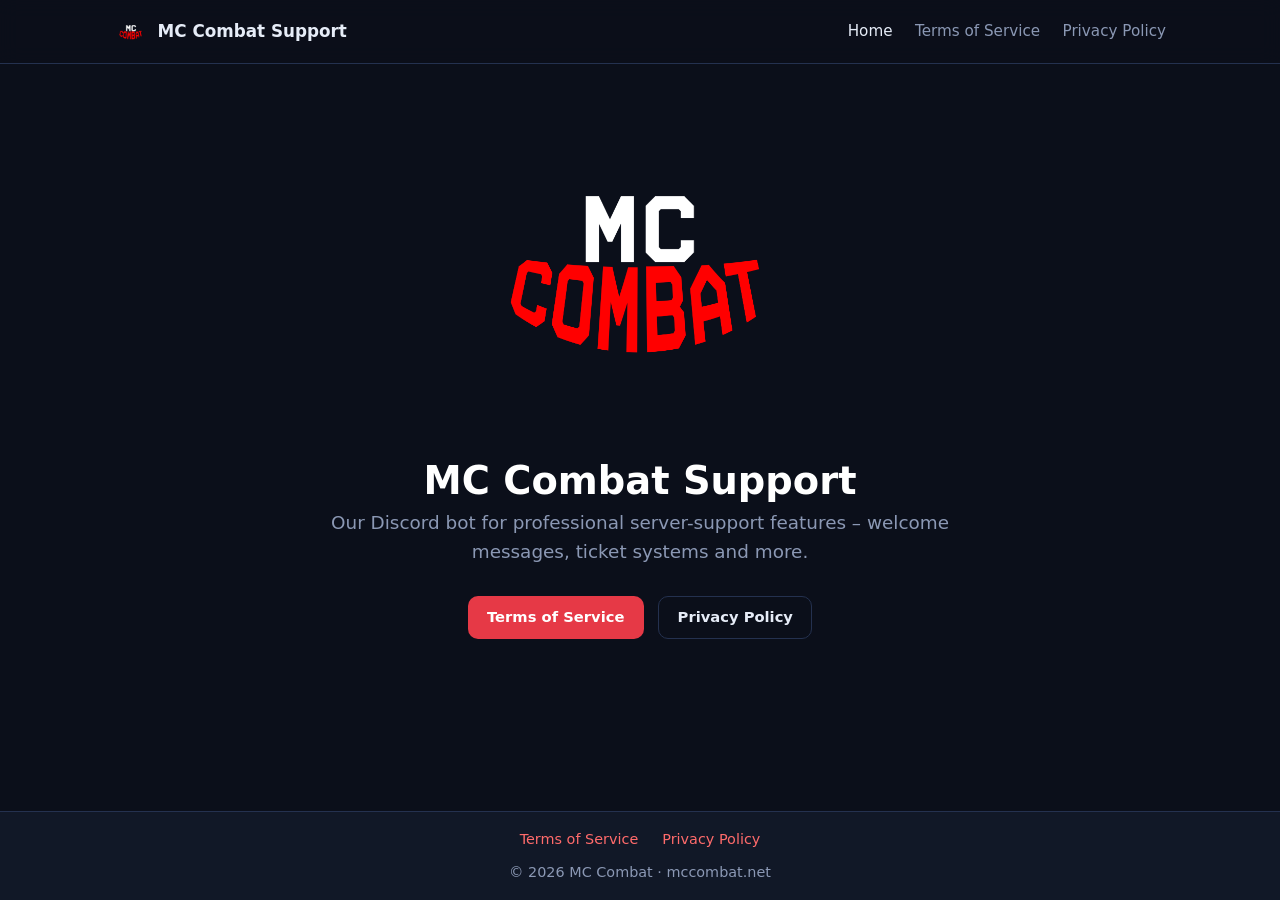
<file: index.html>
<!DOCTYPE html>
<html lang="en">
<head>
  <meta charset="UTF-8" />
  <meta name="viewport" content="width=device-width, initial-scale=1.0" />
  <title>MC Combat Support – Discord Bot</title>
  <meta name="description" content="MC Combat Support – a Discord bot for server-support features like welcome messages and ticket systems." />
  <link rel="stylesheet" href="css/style.css?v=3" />
</head>
<body>
  <header>
    <nav class="nav">
      <a class="brand" href="index.html">
        <img class="brand-img" src="logo-trans.png" alt="MC Combat Logo" />
        <span>MC Combat Support</span>
      </a>
      <div class="nav-links">
        <a href="index.html" class="active">Home</a>
        <a href="legal.html?view=tos">Terms of Service</a>
        <a href="legal.html?view=privacy">Privacy Policy</a>
      </div>
    </nav>
  </header>

  <main class="landing">
    <section class="hero">
      <img class="hero-img" src="logo-trans.png" alt="MC Combat Support Logo" style="width:min(42vh,480px);height:min(42vh,480px)" />
      <h1>MC Combat Support</h1>
      <p>Our Discord bot for professional server-support features – welcome messages, ticket systems and more.</p>
      <div class="hero-actions">
        <a class="btn btn-primary" href="legal.html?view=tos">Terms of Service</a>
        <a class="btn btn-ghost" href="legal.html?view=privacy">Privacy Policy</a>
      </div>
    </section>
  </main>

  <footer>
    <div class="footer-links">
      <a href="legal.html?view=tos">Terms of Service</a>
      <a href="legal.html?view=privacy">Privacy Policy</a>
    </div>
    <p>© 2026 MC Combat · mccombat.net</p>
  </footer>
</body>
</html>
</file>
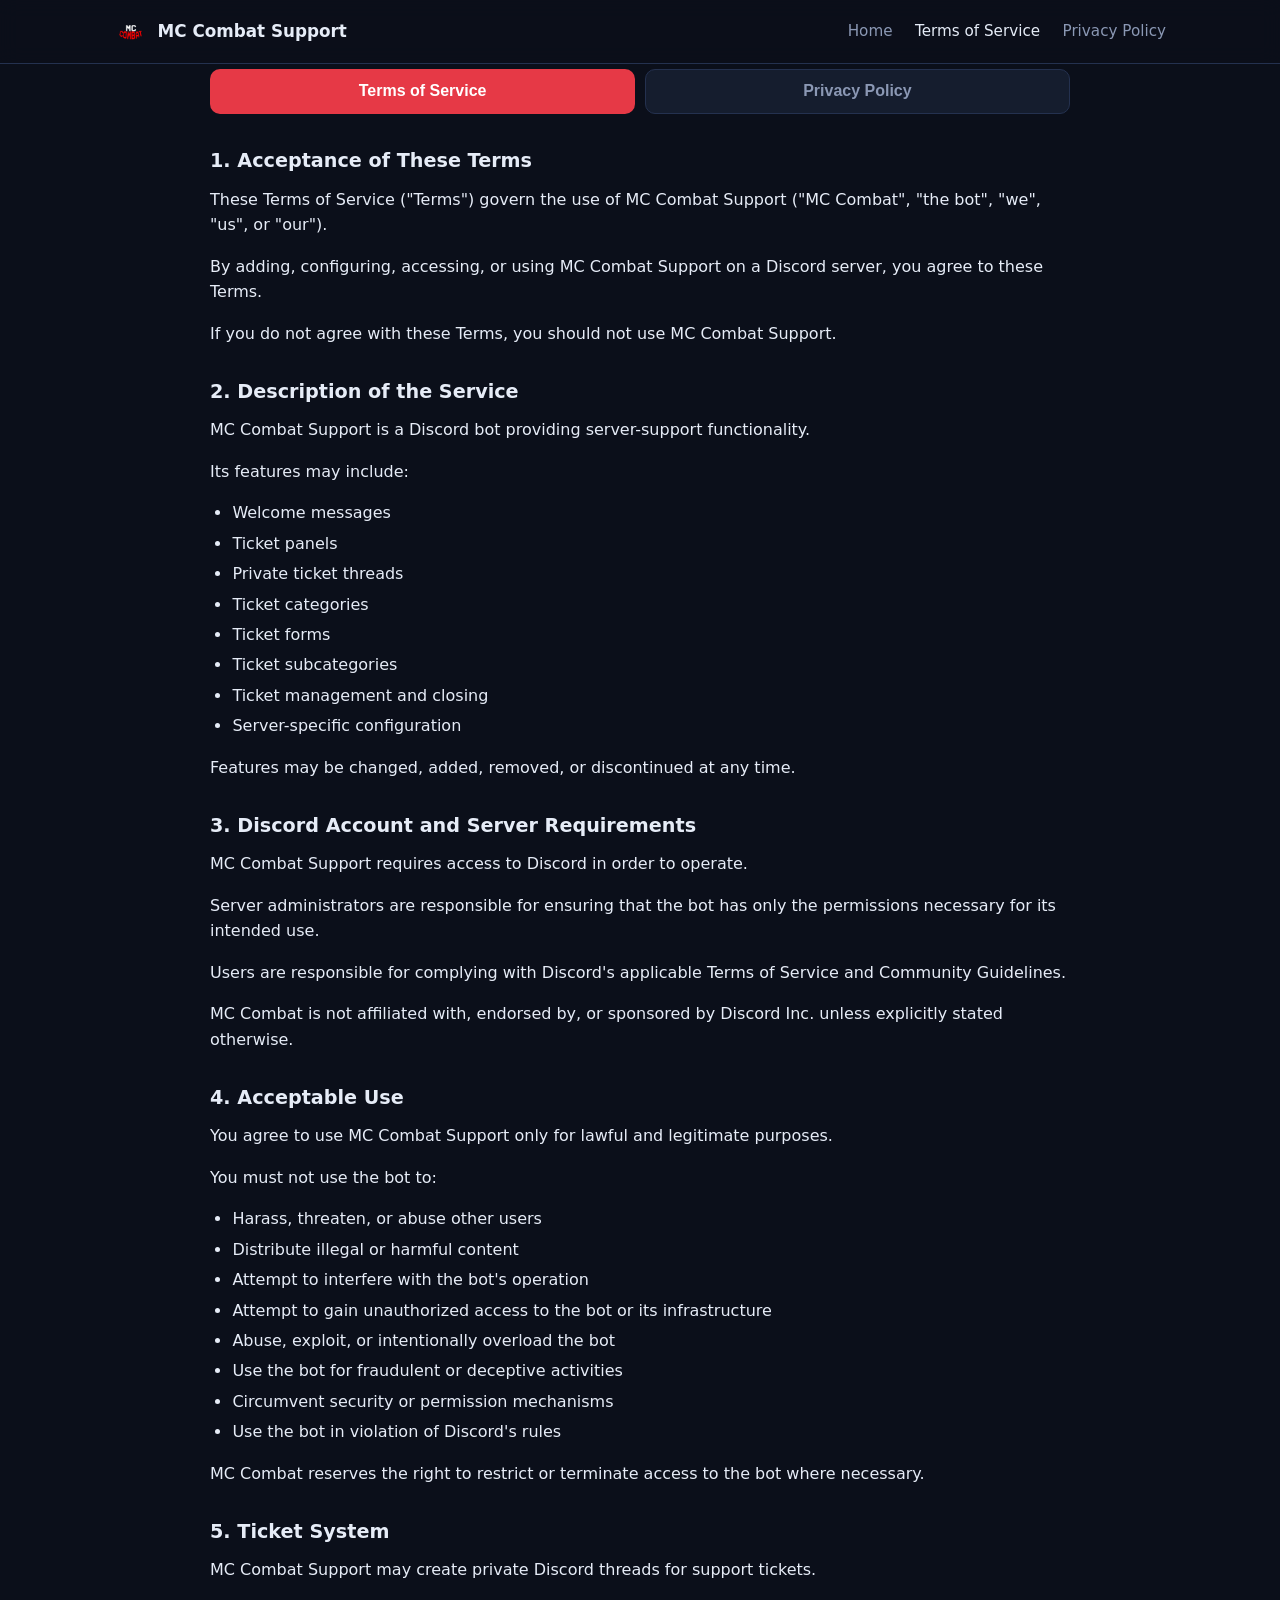
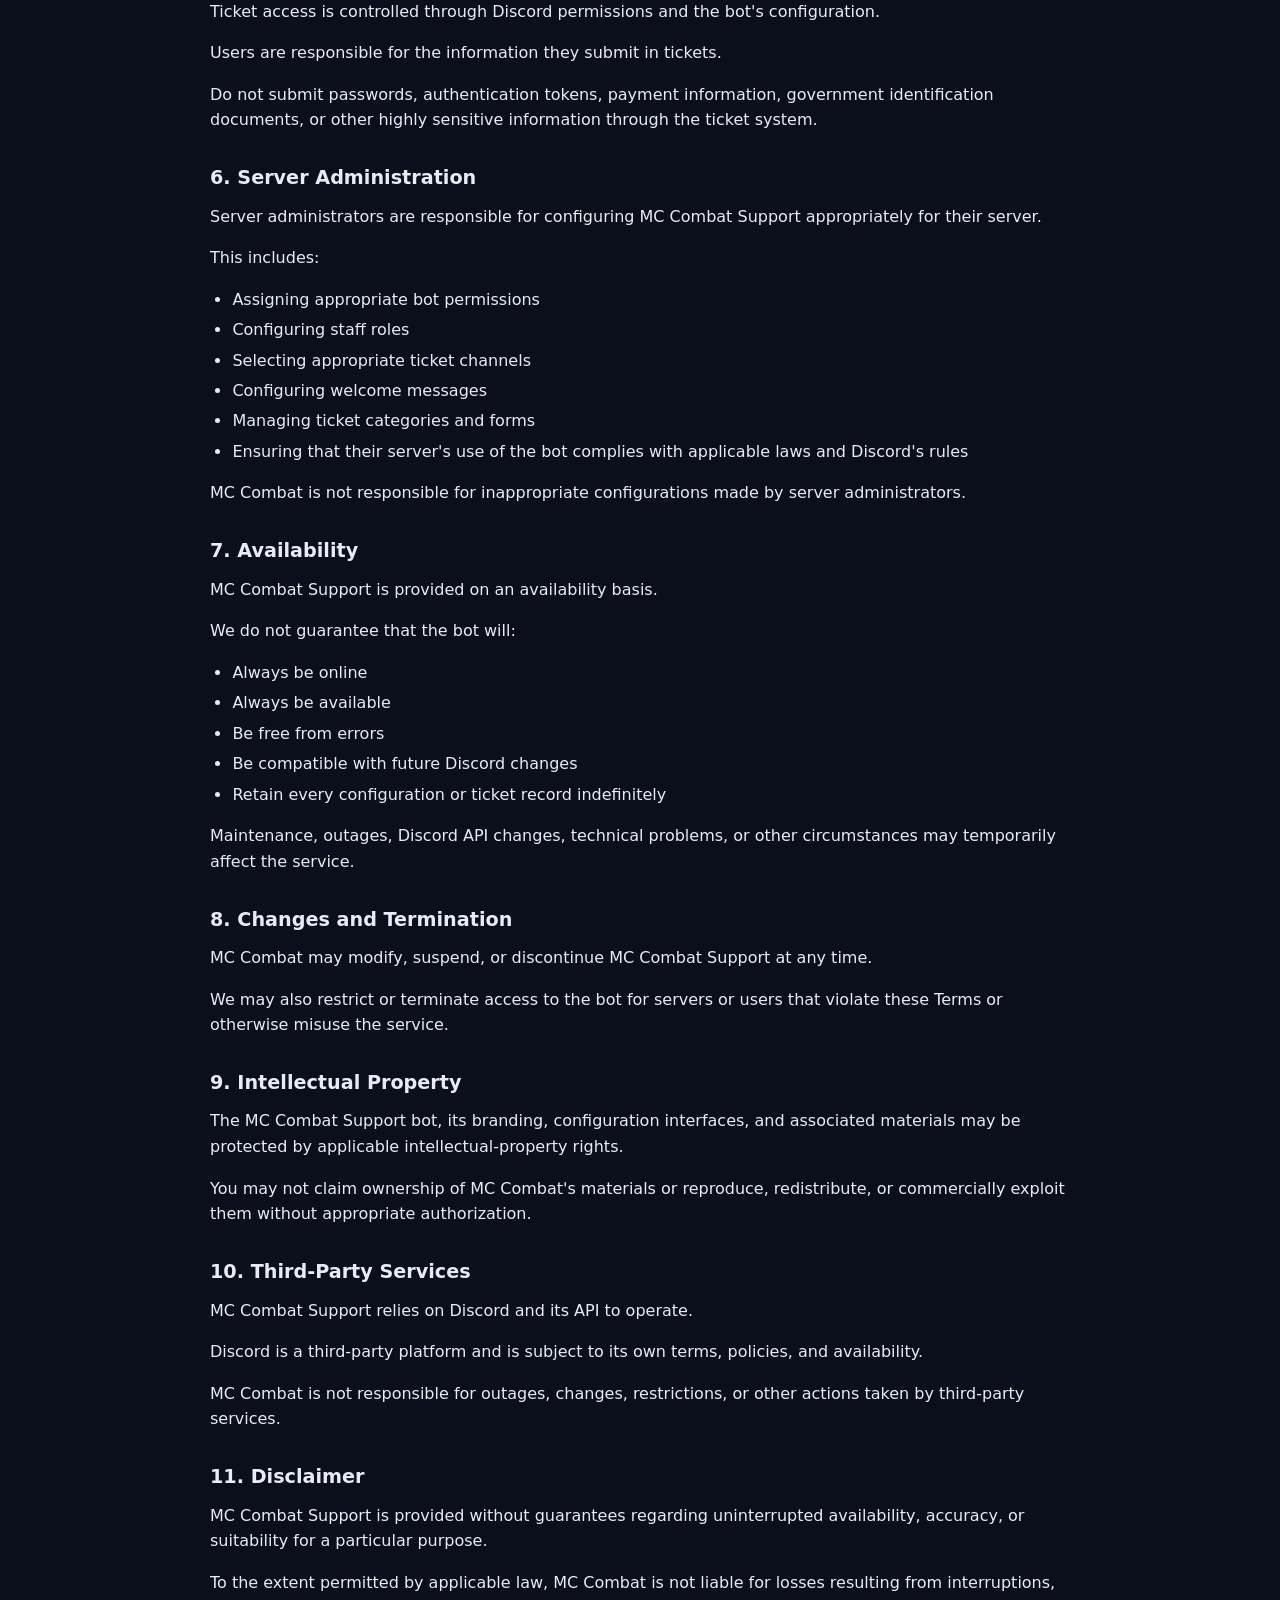
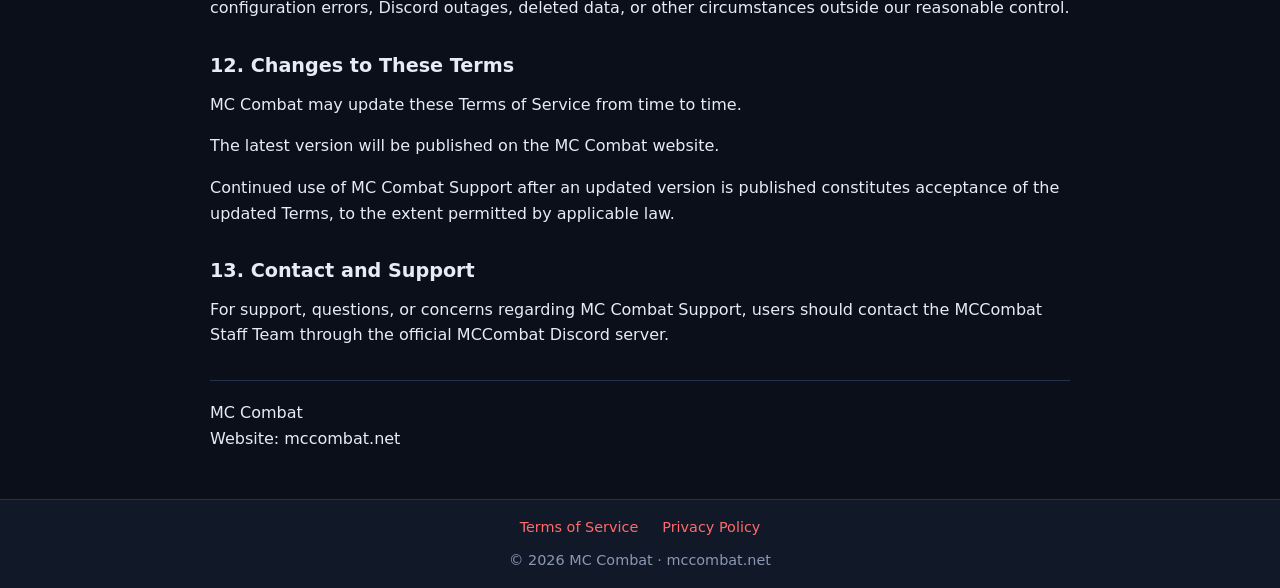
<file: legal.html>
<!DOCTYPE html>
<html lang="en">
<head>
  <meta charset="UTF-8" />
  <meta name="viewport" content="width=device-width, initial-scale=1.0" />
  <title>Terms & Privacy – MC Combat Support</title>
  <meta name="description" content="Terms of Service and Privacy Policy for MC Combat Support." />
  <link rel="stylesheet" href="css/style.css?v=3" />
</head>
<body>
  <header>
    <nav class="nav">
      <a class="brand" href="index.html">
        <img class="brand-img" src="logo-trans.png" alt="MC Combat Logo" />
        <span>MC Combat Support</span>
      </a>
      <div class="nav-links">
        <a href="index.html">Home</a>
        <a href="legal.html?view=tos" class="active">Terms of Service</a>
        <a href="legal.html?view=privacy">Privacy Policy</a>
      </div>
    </nav>
  </header>

  <main>
    <div class="legal-container">
      <div class="legal-tabs">
        <button type="button" data-view="tos">Terms of Service</button>
        <button type="button" data-view="privacy">Privacy Policy</button>
      </div>

      <section class="legal-doc" id="tos">
        <h1>Terms of Service</h1>
        <p class="updated">Loading…</p>
      </section>

      <section class="legal-doc" id="privacy">
        <h1>Privacy Policy</h1>
        <p class="updated">Loading…</p>
      </section>
    </div>
  </main>

  <footer>
    <div class="footer-links">
      <a href="legal.html?view=tos">Terms of Service</a>
      <a href="legal.html?view=privacy">Privacy Policy</a>
    </div>
    <p>© 2026 MC Combat · mccombat.net</p>
  </footer>

  <script src="js/legal-data.js"></script>
  <script>
    (function () {
      var params = new URLSearchParams(window.location.search);
      var initial = params.get("view") === "privacy" ? "privacy" : "tos";

      function activate(view) {
        document.querySelectorAll(".legal-doc").forEach(function (el) {
          el.classList.toggle("active", el.id === view);
        });
        if (view === "tos" || view === "privacy") {
          renderLegal(view);
        }
        document.querySelectorAll(".legal-tabs button").forEach(function (btn) {
          btn.classList.toggle("active", btn.dataset.view === view);
        });
      }

      document.querySelectorAll(".legal-tabs button").forEach(function (btn) {
        btn.addEventListener("click", function () {
          activate(btn.dataset.view);
          history.replaceState(null, "", "?view=" + btn.dataset.view);
        });
      });

      activate(initial);
    })();
  </script>
</body>
</html>
</file>
<file: css/style.css>
:root {
  --bg: #0b0f1a;
  --bg-2: #111827;
  --surface: #151d2e;
  --surface-2: #1c2740;
  --border: #24314f;
  --text: #e6ecf7;
  --muted: #8b98b4;
  --accent: #e63946;
  --accent-2: #ff6b6b;
  --danger: #ff4d5e;
  --radius: 14px;
  --font: "Segoe UI", system-ui, -apple-system, sans-serif;
  --mono: "Cascadia Code", "Consolas", monospace;
}

* {
  box-sizing: border-box;
  margin: 0;
  padding: 0;
}

html {
  scroll-behavior: smooth;
}

html,
body {
  height: 100%;
}

body {
  font-family: var(--font);
  background: var(--bg);
  color: var(--text);
  line-height: 1.6;
  min-height: 100vh;
  display: flex;
  flex-direction: column;
}

a {
  color: var(--accent-2);
  text-decoration: none;
}

a:hover {
  text-decoration: underline;
}

header {
  position: sticky;
  top: 0;
  z-index: 50;
  background: rgba(11, 15, 26, 0.82);
  backdrop-filter: blur(10px);
  border-bottom: 1px solid var(--border);
}

.nav {
  max-width: 1100px;
  margin: 0 auto;
  padding: 0.9rem 1.5rem;
  display: flex;
  align-items: center;
  justify-content: space-between;
  gap: 1rem;
}

.brand {
  display: flex;
  align-items: center;
  gap: 0.6rem;
  font-weight: 700;
  font-size: 1.05rem;
  color: var(--text);
  text-decoration: none;
}

.brand:hover {
  text-decoration: none;
}

.brand-img {
  width: 34px;
  height: 34px;
  object-fit: contain;
}

.hero-img {
  width: 560px;
  height: 560px;
  object-fit: contain;
  margin: 0 auto 0.1rem;
}

.logo {
  width: 34px;
  height: 34px;
  border-radius: 9px;
  background: var(--accent);
  display: grid;
  place-items: center;
  font-weight: 800;
  color: #fff;
  font-size: 0.95rem;
}

.nav-links {
  display: flex;
  align-items: center;
  gap: 1.4rem;
}

.nav-links a {
  color: var(--muted);
  font-weight: 500;
  font-size: 0.95rem;
}

.nav-links a:hover {
  color: var(--text);
  text-decoration: none;
}

.nav-links a.active {
  color: var(--text);
}

.btn {
  display: inline-block;
  padding: 0.55rem 1.15rem;
  border-radius: 10px;
  font-weight: 600;
  font-size: 0.92rem;
  cursor: pointer;
  border: 1px solid transparent;
  transition: transform 0.15s ease, background 0.15s ease, box-shadow 0.15s ease;
  text-decoration: none;
}

.btn:hover {
  text-decoration: none;
  transform: translateY(-1px);
}

.btn-primary {
  background: var(--accent);
  color: #fff;
}

.btn-ghost {
  background: transparent;
  border-color: var(--border);
  color: var(--text);
}

.btn-ghost:hover {
  background: var(--surface);
}

main {
  max-width: 1100px;
  margin: 0 auto;
  margin-top: -1.2rem;
  padding: 0 1.5rem 2rem;
}

main.landing {
  flex: 1;
  min-height: 0;
  overflow: hidden;
  display: flex;
  flex-direction: column;
  align-items: center;
  justify-content: flex-start;
  max-width: 100%;
  margin: 0;
  padding-top: 0.5rem;
}

.hero {
  padding: 0 0 0;
  text-align: center;
}

.hero h1 {
  font-size: 2.4rem;
  line-height: 1.15;
  color: #fff;
  margin-bottom: 0.3rem;
}

.hero p {
  color: var(--muted);
  font-size: 1.15rem;
  max-width: 640px;
  margin: 0 auto 1.8rem;
}

.hero-actions {
  display: flex;
  gap: 0.9rem;
  justify-content: center;
  flex-wrap: wrap;
}

.features {
  display: grid;
  grid-template-columns: repeat(auto-fit, minmax(220px, 1fr));
  gap: 1.1rem;
  margin: 3rem 0;
}

.card {
  background: var(--surface);
  border: 1px solid var(--border);
  border-radius: var(--radius);
  padding: 1.4rem;
  transition: transform 0.15s ease, border-color 0.15s ease;
}

.card:hover {
  transform: translateY(-3px);
  border-color: var(--accent);
}

.card .icon {
  font-size: 1.7rem;
  margin-bottom: 0.7rem;
}

.card h3 {
  font-size: 1.05rem;
  margin-bottom: 0.4rem;
}

.card p {
  color: var(--muted);
  font-size: 0.9rem;
}

.section-title {
  font-size: 1.7rem;
  margin: 3rem 0 1.2rem;
  text-align: center;
}

.legal-section-title {
  text-align: left;
  margin: 2.5rem 0 1rem;
}

.legal-container {
  max-width: 860px;
  margin: 0 auto;
}

.legal-tabs {
  display: flex;
  gap: 0.6rem;
  margin: 1.5rem 0 2rem;
}

.legal-tabs button {
  flex: 1;
  padding: 0.8rem;
  border-radius: 10px;
  background: var(--surface);
  color: var(--muted);
  border: 1px solid var(--border);
  font-weight: 600;
  cursor: pointer;
  font-size: 1rem;
  transition: background 0.15s ease, color 0.15s ease, border-color 0.15s ease;
}

.legal-tabs button:hover {
  color: var(--text);
}

.legal-tabs button.active {
  background: var(--accent);
  color: #fff;
  border-color: transparent;
}

.legal-doc {
  display: none;
}

.legal-doc.active {
  display: block;
}

.legal-doc h1 {
  font-size: 2rem;
  margin-bottom: 0.3rem;
}

.legal-doc .updated {
  color: var(--muted);
  font-size: 0.9rem;
  margin-bottom: 2rem;
}

.legal-doc h2 {
  font-size: 1.2rem;
  margin: 1.9rem 0 0.6rem;
  color: var(--text);
}

.legal-doc p {
  color: var(--text);
  margin-bottom: 1rem;
}

.legal-doc ul {
  margin: 0 0 1rem 1.4rem;
  color: var(--text);
}

.legal-doc li {
  margin-bottom: 0.3rem;
}

.legal-doc .brand-line {
  margin-top: 2rem;
  padding-top: 1.2rem;
  border-top: 1px solid var(--border);
  color: var(--text);
}

footer {
  border-top: 1px solid var(--border);
  background: var(--bg-2);
  padding: 1rem 1.5rem;
  text-align: center;
  color: var(--muted);
  font-size: 0.9rem;
}

footer .footer-links {
  display: flex;
  justify-content: center;
  gap: 1.5rem;
  margin-bottom: 0.6rem;
  flex-wrap: wrap;
}

a.underline {
  text-decoration: underline;
}

@media (max-width: 640px) {
  .hero h1 {
    font-size: 2rem;
  }
  .nav {
    flex-wrap: wrap;
  }
}
</file>
